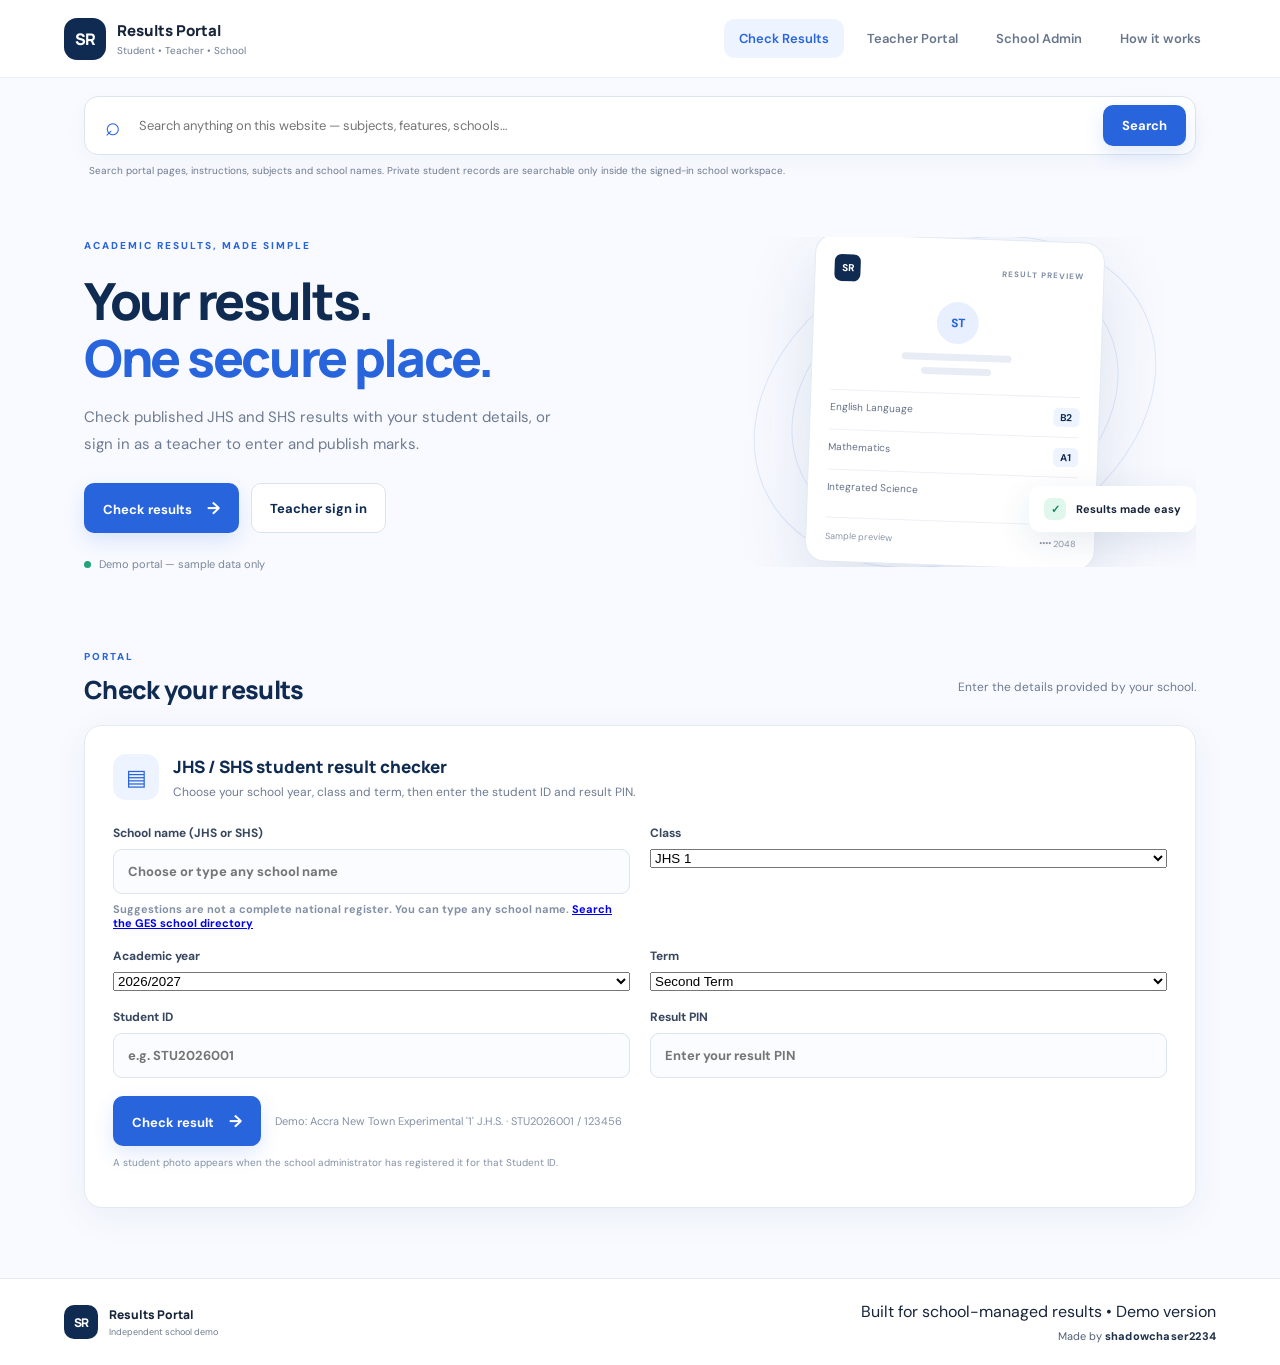
<file: index.html>
<!doctype html>
<html lang="en">
<head>
  <meta charset="utf-8">
  <meta name="viewport" content="width=device-width, initial-scale=1">
  <meta name="theme-color" content="#102b52">
  <title>School Results Portal</title>
  <link rel="stylesheet" href="style.css">
</head>
<body>
  <header class="topbar">
    <a class="brand" href="#" aria-label="School Results Portal home">
      <span class="brand-mark">SR</span>
      <span><strong>Results Portal</strong><small>Student • Teacher • School</small></span>
    </a>
    <nav>
      <button class="nav-link active" data-view="check">Check Results</button>
      <button class="nav-link" data-view="teacher">Teacher Portal</button>
      <button class="nav-link" data-view="admin">School Admin</button>
      <button class="nav-link" data-view="about">How it works</button>
    </nav>
  </header>

  <section class="global-search-shell" aria-label="Search the website">
    <form id="global-search-form" class="global-search-form" role="search">
      <span class="global-search-icon" aria-hidden="true">⌕</span>
      <label class="sr-only" for="global-search-input">Search anything on this website</label>
      <input id="global-search-input" type="search" autocomplete="off" placeholder="Search anything on this website — subjects, features, schools…" aria-controls="global-search-results" aria-expanded="false">
      <button type="submit" class="primary global-search-button">Search</button>
    </form>
    <div id="global-search-results" class="global-search-results" role="region" aria-label="Search results" hidden></div>
    <p class="global-search-hint">Search portal pages, instructions, subjects and school names. Private student records are searchable only inside the signed-in school workspace.</p>
  </section>
  <datalist id="ghana-schools"></datalist>
  <main>
    <section class="hero">
      <div class="hero-copy">
        <span class="eyebrow">ACADEMIC RESULTS, MADE SIMPLE</span>
        <h1>Your results.<br><span>One secure place.</span></h1>
        <p>Check published JHS and SHS results with your student details, or sign in as a teacher to enter and publish marks.</p>
        <div class="hero-actions">
          <button class="primary" data-goto="check">Check results <span>→</span></button>
          <button class="secondary" data-goto="teacher">Teacher sign in</button>
        </div>
        <div class="trust-note"><span class="dot"></span> Demo portal — sample data only</div>
      </div>
      <div class="hero-art" aria-hidden="true">
        <div class="orbit orbit-one"></div><div class="orbit orbit-two"></div>
        <div class="result-card">
          <div class="result-card-head"><span class="mini-mark">SR</span><span class="status">RESULT PREVIEW</span></div>
          <div class="avatar">ST</div>
          <div class="skeleton name-line"></div><div class="skeleton short-line"></div>
          <div class="grade-row"><span>English Language</span><b>B2</b></div>
          <div class="grade-row"><span>Mathematics</span><b>A1</b></div>
          <div class="grade-row"><span>Integrated Science</span><b>B3</b></div>
          <div class="card-foot"><span>Sample preview</span><span>•••• 2048</span></div>
        </div>
        <div class="floating-badge"><span>✓</span> Results made easy</div>
      </div>
    </section>

    <section class="content-area">
      <div class="section-heading">
        <div><span class="eyebrow">PORTAL</span><h2 id="section-title">Check your results</h2></div>
        <p id="section-subtitle">Enter the details provided by your school.</p>
      </div>

      <section class="panel" id="view-check">
        <div class="panel-intro">
          <div class="panel-icon">▤</div>
          <div><h3>JHS / SHS student result checker</h3><p>Choose your school year, class and term, then enter the student ID and result PIN.</p></div>
        </div>
        <form id="check-form" class="form-grid">
          <label>School name (JHS or SHS)<input id="check-school" list="ghana-schools" required placeholder="Choose or type any school name" autocomplete="organization"><span class="helper">Suggestions are not a complete national register. You can type any school name. <a href="https://ges.gov.gh/schools.php" target="_blank" rel="noopener">Search the GES school directory</a></span></label>
          <label>Class<select id="check-year" required><option value="JHS 1">JHS 1</option><option value="JHS 2">JHS 2</option><option value="JHS 3">JHS 3</option><option value="SHS 1">SHS 1</option><option value="SHS 2">SHS 2</option><option value="SHS 3">SHS 3</option></select></label>
          <label>Academic year<select id="check-academic-year" required></select></label>
          <label>Term<select id="check-semester" required><option value="First Term">First Term</option><option value="Second Term" selected>Second Term</option><option value="Third Term">Third Term</option></select></label>
          <label>Student ID<input id="student-id" required placeholder="e.g. STU2026001" autocomplete="off"></label>
          <label>Result PIN<input id="result-pin" required placeholder="Enter your result PIN" autocomplete="off"></label>
          <div class="form-actions"><button class="primary" type="submit">Check result <span>→</span></button><span class="helper">Demo: Accra New Town Experimental '1' J.H.S. · STU2026001 / 123456</span></div>
        </form>
        <div id="result-message" class="message" role="status" hidden></div>
        <p class="small-note">A student photo appears when the school administrator has registered it for that Student ID.</p>
        <div id="result-output" hidden></div>
      </section>

      <section class="panel" id="view-teacher" hidden>
        <div id="teacher-login">
          <div class="panel-intro"><div class="panel-icon">✎</div><div><h3>Teacher sign in</h3><p>Sign in to enter marks and publish student results.</p></div></div>
          <form id="teacher-login-form" class="form-grid">
            <label>School name (JHS or SHS)<input id="teacher-school" list="ghana-schools" required placeholder="Choose or type any school name" autocomplete="organization"><span class="helper">Suggestions are not a complete national register. You can type any school name. <a href="https://ges.gov.gh/schools.php" target="_blank" rel="noopener">Search the GES school directory</a></span></label>
            <label>Teacher username<input id="teacher-user" required placeholder="Username" autocomplete="username"></label>
            <label>Password<input id="teacher-password" type="password" required placeholder="Password" autocomplete="current-password"></label>
            <div class="form-actions"><button class="primary" type="submit">Sign in <span>→</span></button><span class="helper">Demo: teacher / demo123</span></div>
          </form>
          <div id="teacher-login-message" class="message" role="status" hidden></div>
        </div>
        <div id="teacher-workspace" hidden>
          <div class="workspace-head"><div><h3>Teacher workspace</h3><p>School: <strong id="teacher-current-school"></strong>. Add a student or update an existing student's subject scores.</p></div><button class="secondary small" id="teacher-logout">Sign out</button></div>
          <form id="entry-form" class="form-grid">
            <label>Student full name<input id="entry-name" required placeholder="Full name"></label>
            <label>Student ID<input id="entry-id" required placeholder="e.g. STU2026002" autocomplete="off"></label>
            <div class="profile-match" id="teacher-profile-match" hidden></div>
            <label>Result PIN<input id="entry-pin" required minlength="4" placeholder="Create a PIN"></label>
            <label>Exam type / class<input id="entry-exam" required value="End-of-Term Examination" placeholder="e.g. Mid-term, End-of-Term"></label>
            <label>Class<select id="entry-year" required><option value="JHS 1">JHS 1</option><option value="JHS 2">JHS 2</option><option value="JHS 3">JHS 3</option><option value="SHS 1">SHS 1</option><option value="SHS 2">SHS 2</option><option value="SHS 3">SHS 3</option></select></label>
            <label>Academic year<select id="entry-academic-year" required></select></label>
            <label>Term<select id="entry-semester" required><option value="First Term">First Term</option><option value="Second Term">Second Term</option><option value="Third Term">Third Term</option></select></label>
            <label>School pass mark (reference only)<input id="entry-pass-mark" type="number" min="0" max="100" step="1" value="50" required><span class="helper">Pass status follows the grade: A1–C6 credit pass, D7–E8 pass (non-credit), F9 fail.</span></label>
            <div class="subject-entry">
              <div class="subject-entry-title"><strong>Subject scores</strong><span>Enter scores from 0 to 100</span></div>
              <div id="score-fields" class="score-grid"></div>
            </div>
            <label class="checkbox-label"><input type="checkbox" id="publish-result"> Publish result for student checking</label>
            <div class="form-actions"><button class="primary" type="submit">Save result <span>→</span></button><button class="secondary" type="button" id="clear-form">Clear form</button></div>
          </form>
          <div id="entry-message" class="message" role="status" hidden></div>
          <div class="dashboard-stats" aria-label="Results summary">
            <div class="stat-card"><span>Total records</span><strong id="stat-total">0</strong></div>
            <div class="stat-card"><span>Published</span><strong id="stat-published">0</strong></div>
            <div class="stat-card"><span>Drafts</span><strong id="stat-drafts">0</strong></div>
            <div class="stat-card"><span>Student profiles</span><strong id="stat-profiles">0</strong></div>
          </div>
          <div class="table-toolbar"><label class="search-label">Search result records<input id="record-search" type="search" placeholder="Search name, ID or exam…"></label><button class="secondary small" id="download-all-results" type="button">Download all results (CSV)</button><button class="secondary small" id="backup-data" type="button">Back up records</button><button class="secondary small" id="restore-data" type="button">Restore backup</button><input id="restore-file" type="file" accept="application/json,.json" hidden></div>
          <div class="table-wrap"><table><thead><tr><th>Student</th><th>ID</th><th>Class / Term</th><th>Exam</th><th>Status</th><th>Action</th></tr></thead><tbody id="student-table"></tbody></table></div>
          <p class="small-note">Records are saved in this browser. Back up records regularly and keep the backup file somewhere safe. Browser data can be lost if site data is cleared or the device is reset. This demo does not sync records between devices.</p>
        </div>
      </section>

      <section class="panel" id="view-admin" hidden>
        <div id="admin-login">
          <div class="panel-intro"><div class="panel-icon">♙</div><div><h3>School administrator sign in</h3><p>Register student names, IDs, dates of birth and official profile photos for JHS and SHS teachers and students to use.</p></div></div>
          <form id="admin-login-form" class="form-grid">
            <label>School name (JHS or SHS)<input id="admin-school" list="ghana-schools" required placeholder="Choose or type any school name" autocomplete="organization"><span class="helper">Suggestions are not a complete national register. You can type any school name. <a href="https://ges.gov.gh/schools.php" target="_blank" rel="noopener">Search the GES school directory</a></span></label>
            <label>Admin username<input id="admin-user" required placeholder="School admin username" autocomplete="username"></label>
            <label>Password<input id="admin-password" type="password" required placeholder="Password" autocomplete="current-password"></label>
            <div class="form-actions"><button class="primary" type="submit">Admin sign in <span>→</span></button><span class="helper">Demo: schooladmin / admin123</span></div>
          </form>
          <div id="admin-login-message" class="message" role="status" hidden></div>
        </div>
        <div id="admin-workspace" hidden>
          <div class="workspace-head"><div><h3>Student photo directory</h3><p>School: <strong id="admin-current-school"></strong>. Upload one photo for each student and register it using the student's exact ID.</p></div><button class="secondary small" id="admin-logout" type="button">Sign out</button></div>
          <section class="emblem-settings" aria-labelledby="emblem-heading">
            <div><h3 id="emblem-heading">School emblem</h3><p>Upload your school's crest or emblem. It will appear on students' on-screen results and printable result slips.</p></div>
            <div class="emblem-controls"><div class="emblem-preview-wrap"><img id="school-emblem-preview" alt="School emblem preview" hidden><div id="school-emblem-placeholder" class="photo-placeholder">Emblem preview</div></div><label class="upload-label">Emblem image<input id="school-emblem-file" type="file" accept="image/*"><span class="helper">Choose a clear JPG, PNG or WebP image.</span></label></div>
            <div class="form-actions"><button class="primary" type="button" id="save-school-emblem">Save school emblem</button><button class="secondary" type="button" id="remove-school-emblem">Remove emblem</button></div>
            <div id="emblem-message" class="message" role="status" hidden></div>
          </section>
          <form id="profile-form" class="form-grid">
            <label>Student full name<input id="profile-name" required placeholder="Student full name"></label>
            <label>Student ID<input id="profile-id" required placeholder="e.g. STU2026001"></label>
            <label>Date of birth<input id="profile-dob" type="date" required></label>
            <label class="upload-label">Student photo (from files)<input id="profile-photo-file" type="file" accept="image/*"><span class="helper">Choose a clear JPG, PNG or WebP photo.</span></label>
            <div class="photo-preview-wrap"><img id="profile-photo-preview" alt="Selected student photo preview" hidden><div id="profile-photo-placeholder" class="photo-placeholder">Photo preview</div></div>
            <div class="form-actions"><button class="primary" type="submit">Save student profile <span>→</span></button><button class="secondary" type="button" id="profile-clear">Clear form</button></div>
          </form>
          <div id="profile-message" class="message" role="status" hidden></div>
          <div class="directory-heading"><h3>Registered students</h3><span id="profile-count" class="helper">0 profiles</span></div>
          <div class="directory-toolbar"><label class="search-label">Find a student<input id="profile-search" type="search" placeholder="Search by name or Student ID…"></label><button class="secondary small" id="download-profiles" type="button">Export directory (CSV)</button></div>
          <div id="student-directory" class="student-directory"></div>
          <p class="small-note">Demo limitation: photos and profiles are saved in this browser only. To share them across different phones or computers, the portal needs a secure online database and file storage.</p>
        </div>
      </section>

      <section class="panel about-panel" id="view-about" hidden>
        <div class="panel-intro"><div class="panel-icon">i</div><div><h3>How this portal works</h3><p>A school-managed results portal inspired by the general result-checking workflow.</p></div></div>
        <div class="steps">
          <div><span>01</span><h4>Teachers enter scores</h4><p>The school administrator registers student IDs, names and photos. Teachers record subject scores and publication status.</p></div>
          <div><span>02</span><h4>Results are published</h4><p>Only results marked as published can be viewed through the student checker.</p></div>
          <div><span>03</span><h4>Students check privately</h4><p>Students enter their ID and result PIN to view the result available for that account.</p></div>
        </div>
        <div class="notice"><strong>Important:</strong> This is an independent demo, not an official WAEC website and not connected to WAEC systems. It cannot retrieve official WASSCE results.</div>
      </section>
    </section>
  </main>
  <footer><div class="brand footer-brand"><span class="brand-mark">SR</span><span><strong>Results Portal</strong><small>Independent school demo</small></span></div><div class="footer-meta"><span>Built for school-managed results • Demo version</span><span class="creator-credit">Made by <strong>shadowchaser2234</strong></span></div></footer>
  <script src="app.js"></script>
</body>
</html>
</file>
<file: style.css>
@import url('https://fonts.googleapis.com/css2?family=DM+Sans:wght@400;500;600;700&family=Manrope:wght@400;500;600;700;800&display=swap');
:root{--navy:#102b52;--blue:#2864dc;--ink:#17243a;--muted:#6e7b90;--line:#e4eaf2;--pale:#f4f7fc;--white:#fff;--green:#14835d}
*{box-sizing:border-box}body{margin:0;background:#f8faff;color:var(--ink);font-family:'DM Sans',sans-serif}button,input{font:inherit}button{cursor:pointer}.topbar{height:78px;display:flex;align-items:center;justify-content:space-between;padding:0 max(5vw,24px);background:#fff;border-bottom:1px solid #edf0f6}.brand{display:flex;align-items:center;gap:11px;color:var(--ink);text-decoration:none}.brand-mark{width:42px;height:42px;border-radius:13px;background:var(--navy);display:grid;place-items:center;color:white;font-weight:800;font-family:Manrope,sans-serif;letter-spacing:-1px}.brand strong,.brand small{display:block}.brand strong{font:800 15px Manrope,sans-serif}.brand small{font-size:10px;color:var(--muted);margin-top:3px}.topbar nav{display:flex;gap:8px}.nav-link{border:0;background:transparent;color:#68768c;padding:11px 15px;border-radius:10px;font-weight:600;font-size:13px}.nav-link.active,.nav-link:hover{background:#edf3ff;color:var(--blue)}main{max-width:1160px;margin:auto;padding:0 24px}.hero{display:grid;grid-template-columns:1.1fr .9fr;gap:40px;align-items:center;min-height:440px;padding:46px 0 38px}.eyebrow{font-size:10px;letter-spacing:2px;font-weight:800;color:var(--blue)}h1{font:800 clamp(36px,4vw,54px)/1.12 Manrope,sans-serif;letter-spacing:-2.3px;margin:18px 0;color:var(--navy)}h1 span{color:var(--blue)}.hero-copy>p{font-size:15px;line-height:1.8;color:var(--muted);max-width:480px}.hero-actions{display:flex;gap:12px;margin-top:25px}.primary,.secondary{border-radius:10px;padding:13px 18px;font-weight:700;font-size:13px;border:1px solid transparent}.primary{background:var(--blue);color:white;box-shadow:0 8px 20px #2864dc25}.primary:hover{background:#1f52bd}.primary span{margin-left:12px;font-size:17px}.secondary{background:white;color:var(--navy);border-color:#dbe3ef}.secondary:hover{background:#f1f5fb}.trust-note{display:flex;align-items:center;gap:8px;color:#7a879a;font-size:11px;margin-top:24px}.dot{width:7px;height:7px;border-radius:50%;background:#20a579}.hero-art{height:330px;position:relative;display:grid;place-items:center;overflow:hidden}.orbit{position:absolute;border:1px solid #dce7fb;border-radius:50%;transform:rotate(-25deg)}.orbit-one{width:340px;height:260px}.orbit-two{width:420px;height:310px}.result-card{z-index:1;width:290px;background:#fff;border:1px solid #e4eaf3;border-radius:20px;padding:19px;box-shadow:0 24px 70px #1c3b6920;transform:rotate(2deg)}.result-card-head{display:flex;justify-content:space-between;align-items:center}.mini-mark{background:var(--navy);color:white;border-radius:7px;padding:7px;font-weight:800;font-size:10px}.status{font-size:8px;letter-spacing:1px;color:#8491a5;font-weight:800}.avatar{margin:17px auto 10px;width:42px;height:42px;background:#e8efff;color:var(--blue);display:grid;place-items:center;border-radius:50%;font-weight:800;font-size:12px}.skeleton{height:7px;border-radius:6px;background:#e8edf5;margin:7px auto}.name-line{width:110px}.short-line{width:70px;margin-bottom:18px}.grade-row{display:flex;justify-content:space-between;padding:10px 0;border-top:1px solid #edf0f5;font-size:10px;color:#637087}.grade-row b{color:var(--navy);background:#edf4ff;padding:3px 7px;border-radius:5px}.card-foot{border-top:1px solid #edf0f5;padding-top:12px;margin-top:8px;display:flex;justify-content:space-between;font-size:9px;color:#8a96a8}.floating-badge{position:absolute;right:0;bottom:35px;background:white;padding:12px 15px;border-radius:12px;box-shadow:0 10px 35px #1c3b691a;font-size:11px;font-weight:700;z-index:2}.floating-badge span{display:inline-grid;place-items:center;background:#dff7ed;color:var(--green);width:22px;height:22px;border-radius:7px;margin-right:7px}.content-area{padding:26px 0 70px}.section-heading{display:flex;justify-content:space-between;align-items:end;margin-bottom:18px}.section-heading h2{font:800 25px Manrope,sans-serif;color:var(--navy);margin:7px 0 0;letter-spacing:-.7px}.section-heading>p{font-size:12px;color:var(--muted)}.panel{background:#fff;border:1px solid var(--line);border-radius:18px;padding:28px;box-shadow:0 8px 35px #213d6810}.panel-intro{display:flex;align-items:center;gap:14px;margin-bottom:25px}.panel-icon{width:46px;height:46px;border-radius:13px;background:#edf3ff;color:var(--blue);display:grid;place-items:center;font-size:22px}.panel h3{font:800 17px Manrope,sans-serif;margin:0 0 6px;color:var(--navy)}.panel-intro p,.workspace-head p{margin:0;font-size:12px;color:var(--muted)}.form-grid{display:grid;grid-template-columns:1fr 1fr;gap:18px 20px}.form-grid label{display:flex;flex-direction:column;gap:8px;font-size:12px;font-weight:700;color:#38475e}.form-grid input:not([type=checkbox]){width:100%;padding:13px 14px;border:1px solid #dce4ef;border-radius:9px;background:#fbfcff;outline:none;color:var(--ink);font-size:13px}.form-grid input:focus{border-color:var(--blue);box-shadow:0 0 0 3px #2864dc15}.form-actions{grid-column:1/-1;display:flex;align-items:center;gap:14px;flex-wrap:wrap}.helper{font-size:11px;color:#8491a5}.message{padding:12px 14px;border-radius:9px;margin-top:18px;font-size:12px;background:#fff4e5;color:#8a5b12}.message.success{background:#e7f8f0;color:#126c4b}.result-sheet{margin-top:22px;border:1px solid var(--line);border-radius:13px;overflow:hidden}.result-sheet-head{background:var(--navy);color:white;padding:20px;display:flex;justify-content:space-between;gap:15px;align-items:center}.result-sheet-head h3{color:white;margin:0 0 5px}.result-sheet-head p{margin:0;font-size:11px;color:#cbd7eb}.result-sheet-head .published{font-size:10px;background:#1e765f;padding:6px 9px;border-radius:20px;white-space:nowrap}.student-meta{display:grid;grid-template-columns:repeat(3,1fr);gap:12px;padding:18px;background:#f8faff}.student-meta span{font-size:10px;color:var(--muted);display:block;margin-bottom:5px}.student-meta strong{font-size:12px}.table-wrap{overflow-x:auto;margin-top:20px}table{width:100%;border-collapse:collapse;font-size:12px;min-width:500px}th{text-align:left;background:#f5f8fd;color:#748198;font-size:10px;text-transform:uppercase;letter-spacing:.6px}th,td{padding:13px 12px;border-bottom:1px solid #edf0f5}td{color:#34435a}.grade{font-weight:800;color:var(--navy);background:#edf3ff;border-radius:6px;padding:5px 8px}.workspace-head{display:flex;align-items:start;justify-content:space-between;gap:15px;margin-bottom:24px}.small{padding:8px 12px;font-size:11px}.subject-entry{grid-column:1/-1;border:1px solid var(--line);border-radius:12px;padding:16px}.subject-entry-title{display:flex;justify-content:space-between;gap:10px;margin-bottom:13px;font-size:12px}.subject-entry-title span{font-size:10px;color:var(--muted)}.score-grid{display:grid;grid-template-columns:repeat(3,1fr);gap:12px}.score-grid label{font-size:11px}.score-grid input{padding:10px!important}.checkbox-label{grid-column:1/-1;flex-direction:row!important;align-items:center;gap:9px!important}.checkbox-label input{accent-color:var(--blue)}.small-note{font-size:10px;color:#8491a5}.steps{display:grid;grid-template-columns:repeat(3,1fr);gap:15px}.steps>div{background:#f7f9fd;border:1px solid #edf1f7;border-radius:12px;padding:18px}.steps span{color:var(--blue);font-weight:800;font-size:11px}.steps h4{font:700 13px Manrope,sans-serif;margin:13px 0 8px}.steps p{font-size:11px;line-height:1.7;color:var(--muted);margin:0}.notice{margin-top:20px;padding:15px;border-radius:10px;background:#fff6e9;color:#795b24;font-size:11px;line-height:1.7}footer{border-top:1px solid var(--line);padding:22px max(5vw,24px);display:flex;justify-content:space-between;align-items:center;background:#fff}footer>span{font-size:10px;color:#8a96a8}.footer-brand .brand-mark{width:34px;height:34px;border-radius:10px;font-size:12px}.footer-brand strong{font-size:12px}.footer-brand small{font-size:9px}[hidden]{display:none!important}
@media(max-width:760px){.topbar{height:auto;min-height:72px;align-items:flex-start;gap:12px;flex-direction:column;padding:15px 20px}.topbar nav{width:100%;overflow-x:auto}.nav-link{white-space:nowrap;padding:9px 11px}.hero{grid-template-columns:1fr;padding:38px 0 15px;gap:10px}.hero-art{height:285px}.hero-copy>p{font-size:14px}.section-heading{align-items:flex-start;flex-direction:column;gap:5px}.section-heading>p{margin:0}.panel{padding:20px}.form-grid{grid-template-columns:1fr}.form-actions,.subject-entry,.checkbox-label{grid-column:1}.score-grid{grid-template-columns:1fr 1fr}.steps{grid-template-columns:1fr}.student-meta{grid-template-columns:1fr 1fr}.result-sheet-head{align-items:flex-start;flex-direction:column}footer{align-items:flex-start;gap:14px;flex-direction:column}.floating-badge{right:4px}.orbit-one{width:290px}.orbit-two{width:350px}}
@media(max-width:380px){main{padding:0 15px}.score-grid{grid-template-columns:1fr}.hero-actions{flex-wrap:wrap}.result-card{width:260px}.hero-art{height:270px}}

.result-actions{display:flex;gap:10px;flex-wrap:wrap;padding:16px;border-top:1px solid #edf0f5}
.table-toolbar{display:flex;justify-content:space-between;align-items:center;gap:12px;margin-top:24px;font-size:12px;color:var(--navy)}
@media(max-width:500px){.table-toolbar{align-items:flex-start;flex-direction:column}}
@media print{
 body *{visibility:hidden!important}
 #printable-result,#printable-result *{visibility:visible!important}
 #printable-result{position:absolute;left:0;top:0;width:100%;border:0}
 .no-print{display:none!important}
}
/* School-admin photo directory and student identity matching */
.profile-match{grid-column:1/-1;background:#f5f8ff;border:1px solid #dce7fb;border-radius:12px;padding:12px}.match-content{display:flex;align-items:center;gap:13px;flex-wrap:wrap}.match-content>div:nth-child(2){display:flex;flex-direction:column;gap:4px}.match-content strong{font-size:13px;color:var(--navy)}.match-content span{font-size:11px;color:var(--muted)}.match-status{margin-left:auto;background:#dff7ed;color:#126c4b!important;border-radius:20px;padding:6px 9px}.student-photo{width:76px;height:90px;object-fit:cover;border-radius:10px;border:1px solid #dfe6f0;flex-shrink:0}.photo-initials{display:grid;place-items:center;background:#e8efff;color:var(--blue);font-weight:800;font-size:19px}.result-student-banner{display:flex;align-items:center;gap:16px;padding:16px;background:#f8faff}.result-student-banner .student-meta{flex:1;padding:0;background:transparent}.upload-label input[type=file]{padding:10px!important;background:#f8faff!important}.photo-preview-wrap{display:flex;align-items:center;justify-content:center;min-height:130px;border:1px dashed #cbd6e6;border-radius:12px;background:#f8faff;padding:12px}.photo-preview-wrap img{width:92px;height:110px;object-fit:cover;border-radius:9px}.photo-placeholder{font-size:12px;color:#8491a5}.directory-heading{display:flex;align-items:center;justify-content:space-between;margin-top:28px}.directory-heading h3{margin:0}.student-directory{display:grid;grid-template-columns:repeat(2,minmax(0,1fr));gap:12px;margin-top:14px}.directory-card{display:flex;align-items:center;gap:12px;border:1px solid var(--line);border-radius:12px;padding:12px;min-width:0}.directory-card>img{width:58px;height:68px;object-fit:cover;border-radius:8px;flex-shrink:0}.directory-info{display:flex;flex-direction:column;gap:5px;min-width:0;flex:1}.directory-info strong{font-size:12px;overflow-wrap:anywhere}.directory-info span{font-size:11px;color:var(--muted)}.directory-actions{display:flex;gap:5px;flex-wrap:wrap}.empty-directory{font-size:12px;color:var(--muted);grid-column:1/-1;padding:15px;background:#f8faff;border-radius:10px}.result-student-banner .student-photo{width:84px;height:100px}@media(max-width:760px){.student-directory{grid-template-columns:1fr}.result-student-banner{align-items:flex-start;flex-direction:column}.result-student-banner .student-meta{grid-template-columns:1fr 1fr;width:100%}.directory-card{flex-wrap:wrap}.directory-actions{margin-left:auto}}
/* Upgrade: searchable workspaces and quick overview cards */
.dashboard-stats{display:grid;grid-template-columns:repeat(4,minmax(0,1fr));gap:12px;margin-top:24px}
.stat-card{border:1px solid var(--line);border-radius:12px;padding:15px;background:linear-gradient(145deg,#fff,#f8faff)}
.stat-card span{display:block;font-size:11px;color:var(--muted);margin-bottom:8px}
.stat-card strong{font:800 24px Manrope,sans-serif;color:var(--navy)}
.table-toolbar,.directory-toolbar{display:flex;align-items:end;justify-content:space-between;gap:12px;margin-top:18px}
.search-label{display:flex;flex-direction:column;gap:7px;font-size:11px;font-weight:700;color:#38475e;min-width:min(100%,300px);flex:1}
.search-label input{width:100%;padding:11px 13px;border:1px solid #dce4ef;border-radius:9px;background:#fbfcff;color:var(--ink);font:inherit;font-weight:400;outline:none}
.search-label input:focus{border-color:var(--blue);box-shadow:0 0 0 3px #2864dc15}
.directory-toolbar{margin-top:14px}
@media(max-width:760px){.dashboard-stats{grid-template-columns:repeat(2,minmax(0,1fr))}.table-toolbar,.directory-toolbar{align-items:stretch;flex-direction:column}.search-label{min-width:0}}

/* Global website search */
.global-search-shell{max-width:1160px;margin:18px auto 0;padding:0 24px;position:relative;z-index:5}
.global-search-form{display:flex;align-items:center;gap:10px;background:#fff;border:1px solid #dce4ef;border-radius:14px;padding:8px 9px 8px 15px;box-shadow:0 8px 24px #213d6808}
.global-search-icon{font-size:26px;line-height:1;color:var(--blue);width:25px;text-align:center}
.global-search-form input{min-width:0;flex:1;border:0!important;outline:none!important;box-shadow:none!important;background:transparent!important;padding:12px 4px!important;font-size:13px;color:var(--ink)}
.global-search-button{padding:11px 18px;white-space:nowrap}
.global-search-hint{font-size:10px;color:var(--muted);margin:8px 5px 0;line-height:1.5}
.global-search-results{position:absolute;top:calc(100% - 1px);left:24px;right:24px;max-height:390px;overflow:auto;background:#fff;border:1px solid var(--line);border-radius:0 0 14px 14px;box-shadow:0 18px 40px #152b4b20;padding:8px}
.global-search-results[hidden]{display:none!important}
.global-search-result{display:flex;width:100%;text-align:left;align-items:flex-start;gap:12px;padding:12px;border:0;border-radius:9px;background:#fff;color:var(--ink);cursor:pointer}
.global-search-result:hover,.global-search-result:focus{background:#f2f6ff;outline:none}
.global-search-result-icon{width:34px;height:34px;flex-shrink:0;border-radius:9px;background:#edf3ff;color:var(--blue);display:grid;place-items:center;font-size:15px;font-weight:800}
.global-search-result-copy{display:flex;flex-direction:column;gap:4px;min-width:0}
.global-search-result-copy strong{font-size:12px}
.global-search-result-copy span{font-size:11px;color:var(--muted);line-height:1.5}
.global-search-result-copy small{font-size:9px;text-transform:uppercase;letter-spacing:.7px;color:var(--blue);font-weight:800}
.global-search-empty{padding:18px 14px;font-size:12px;color:var(--muted)}
.sr-only{position:absolute;width:1px;height:1px;padding:0;margin:-1px;overflow:hidden;clip:rect(0,0,0,0);white-space:nowrap;border:0}
@media(max-width:760px){.global-search-shell{margin-top:14px;padding:0 20px}.global-search-form{gap:6px;padding-left:10px}.global-search-form input{font-size:12px}.global-search-button{padding:10px 12px}.global-search-results{left:20px;right:20px}.global-search-hint{font-size:9px}}

.service-thanks{padding:14px 18px;text-align:center;background:#e7f8f0;color:#126c4b;font-weight:700;font-size:13px;border-top:1px solid #cceedd}.result-actions{display:flex;gap:10px;flex-wrap:wrap;padding:16px}

/* School emblem upload and result-slip branding */
.emblem-settings{display:grid;gap:14px;padding:18px;margin:18px 0 22px;border:1px solid var(--line);border-radius:14px;background:var(--surface,#fff)}
.emblem-settings h3{margin:0 0 6px;font-size:16px;color:var(--navy)}
.emblem-settings p{margin:0;color:var(--muted);font-size:12px;line-height:1.6}
.emblem-controls{display:flex;align-items:center;gap:16px;flex-wrap:wrap}
.emblem-preview-wrap{width:100px;height:100px;display:grid;place-items:center;flex-shrink:0;border:1px dashed var(--line);border-radius:12px;background:#fff;overflow:hidden}
.emblem-preview-wrap img{width:100%;height:100%;object-fit:contain;padding:7px}
.emblem-preview-wrap img[hidden]{display:none}
.emblem-preview-wrap .photo-placeholder{font-size:10px;text-align:center;padding:8px}
.emblem-controls .upload-label{flex:1;min-width:min(100%,240px)}
.result-heading-brand{display:flex;align-items:center;gap:14px;min-width:0}
.school-emblem{width:64px;height:64px;object-fit:contain;flex-shrink:0;background:#fff;border-radius:9px;padding:4px;border:1px solid #e2e8f0}
.result-sheet-head .result-heading-brand h3{margin:0 0 5px}
@media(max-width:520px){.emblem-settings{padding:13px}.school-emblem{width:48px;height:48px}.result-heading-brand{gap:9px}.emblem-controls{align-items:flex-start}}
@media print{.school-emblem{print-color-adjust:exact;-webkit-print-color-adjust:exact}}
/* WASSCE-style pass-status labels */
.pass-status{display:inline-block;padding:5px 8px;border-radius:999px;font-size:10px;font-weight:800;letter-spacing:.2px;white-space:nowrap}.credit-pass{background:#dff7eb;color:#116847;border:1px solid #b6e8d0}.non-credit-pass{background:#fff1ce;color:#855a08;border:1px solid #f0d88e}.fail-status{background:#ffe3e3;color:#9e2424;border:1px solid #f5bcbc}.pass-summary{display:flex;flex-wrap:wrap;gap:10px 16px;padding:14px 18px;background:#f4f8ff;border-top:1px solid #e2eaf7;border-bottom:1px solid #e2eaf7;font-size:11px;color:#34435a}.pass-summary strong{width:100%;font-size:12px;color:var(--navy)}.status-note{font-size:10px;line-height:1.6;color:#66758c;padding:0 18px}.status-summary{margin:16px 0;padding:14px;background:#f4f8ff;border:1px solid #e2eaf7;border-radius:8px;font-size:12px}.status-summary p{margin:7px 0}.status-summary small{color:#66758c;line-height:1.5}@media print{.pass-summary,.status-summary{print-color-adjust:exact;-webkit-print-color-adjust:exact}}

/* Creator credit */
.footer-meta{display:flex;flex-direction:column;align-items:flex-end;gap:7px;text-align:right}.creator-credit{font-size:11px;color:#526176}.creator-credit strong{color:#20324b;font-weight:800;letter-spacing:.2px}@media(max-width:560px){footer{align-items:flex-start;gap:14px;flex-direction:column}.footer-meta{align-items:flex-start;text-align:left}}
</file>
